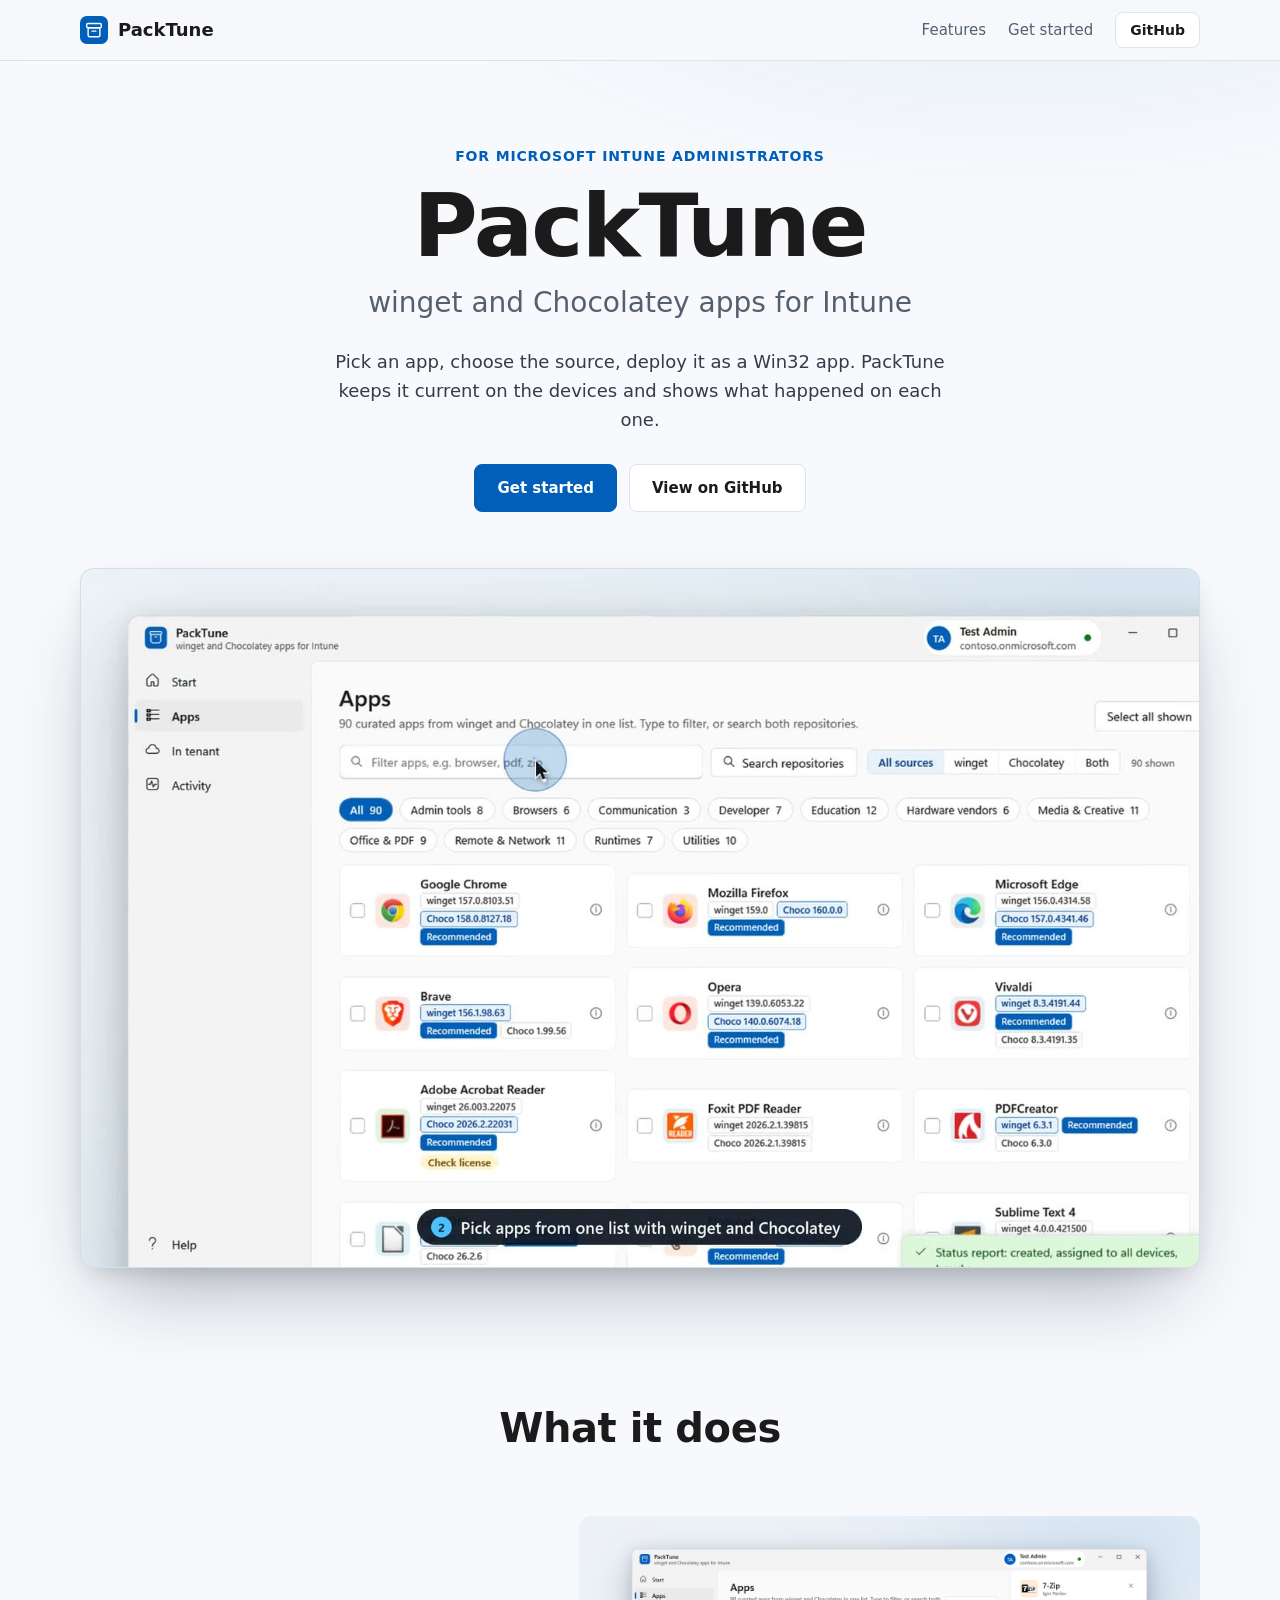
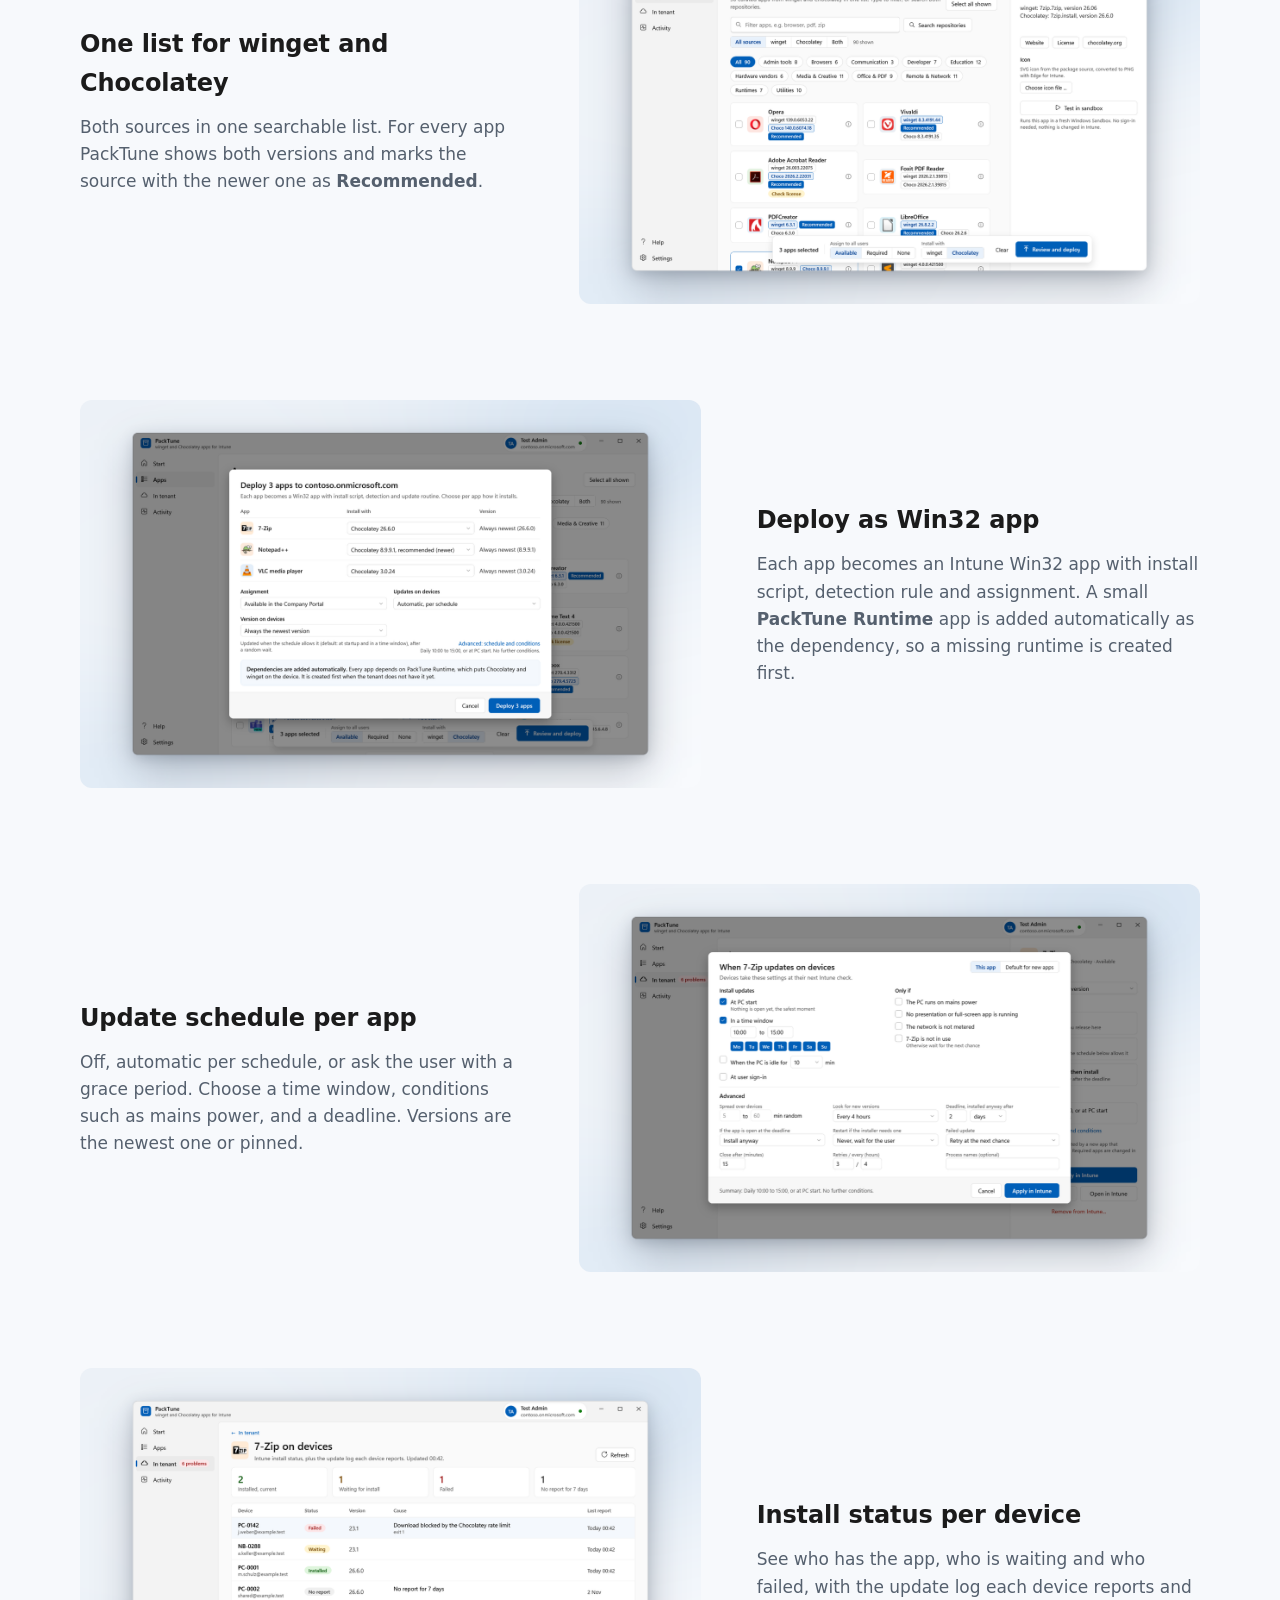
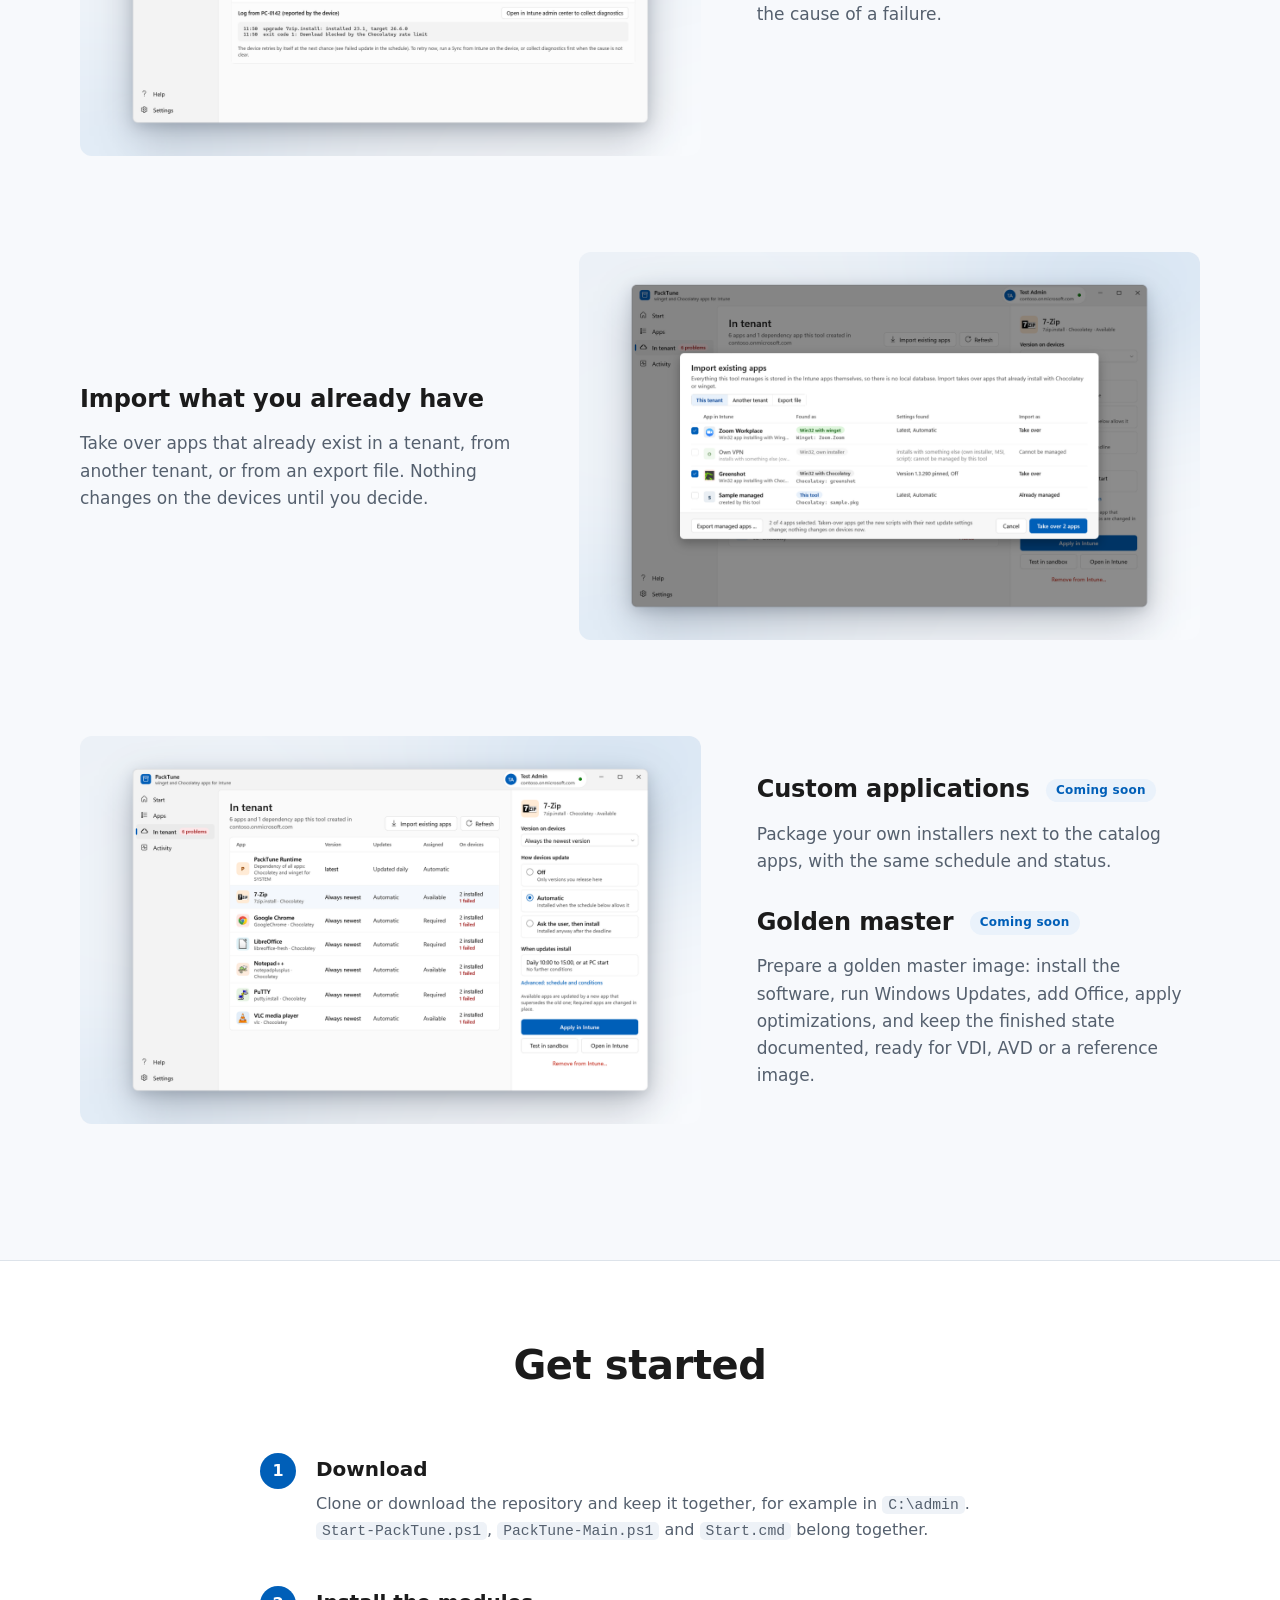
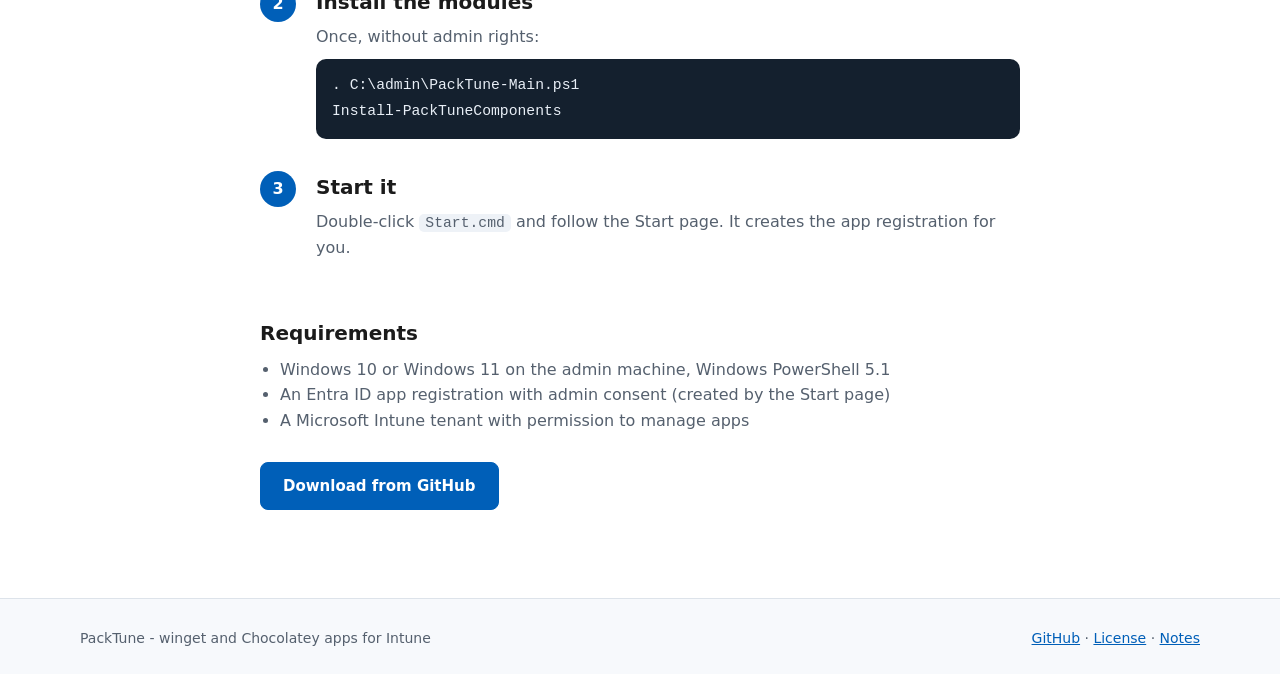
<file: docs/site/index.html>
<!doctype html>
<html lang="en">
<head>
<meta charset="utf-8">
<meta name="viewport" content="width=device-width, initial-scale=1">
<title>PackTune - winget and Chocolatey apps for Intune</title>
<meta name="description" content="Publish winget and Chocolatey apps to Microsoft Intune as Win32 apps, keep them current on the devices and see what happened on each one.">
<meta property="og:title" content="PackTune">
<meta property="og:description" content="winget and Chocolatey apps for Intune">
<meta property="og:image" content="../screenshots/hero.png">
<link rel="icon" href="assets/icon.svg" type="image/svg+xml">
<link rel="stylesheet" href="assets/site.css">
</head>
<body>
<header class="top">
  <div class="wrap bar">
    <a class="brand" href="#top"><img src="assets/icon.svg" alt="" width="28" height="28"><span>PackTune</span></a>
    <nav aria-label="Page">
      <a href="#features">Features</a>
      <a href="#start">Get started</a>
      <a class="btn small" href="https://github.com/dominguez-posh/PackTune">GitHub</a>
    </nav>
  </div>
</header>

<main id="top">
  <section class="hero">
    <div class="wrap">
      <p class="eyebrow">For Microsoft Intune administrators</p>
      <h1>PackTune</h1>
      <p class="sub">winget and Chocolatey apps for Intune</p>
      <p class="claim">Pick an app, choose the source, deploy it as a Win32 app. PackTune keeps it current on the devices and shows what happened on each one.</p>
      <p class="cta">
        <a class="btn primary" href="#start">Get started</a>
        <a class="btn" href="https://github.com/dominguez-posh/PackTune">View on GitHub</a>
      </p>
    </div>
    <div class="wrap video-wrap">
      <div class="video">
        <video src="../screenshots/demo.mp4" poster="assets/poster.jpg" autoplay muted loop playsinline preload="auto" aria-label="A short tour of PackTune"></video>
      </div>
    </div>
  </section>

  <section id="features" class="features">
    <div class="wrap">
      <h2 class="section-title">What it does</h2>

      <article class="feature reveal">
        <div class="text">
          <h3>One list for winget and Chocolatey</h3>
          <p>Both sources in one searchable list. For every app PackTune shows both versions and marks the source with the newer one as <strong>Recommended</strong>.</p>
        </div>
        <figure><img src="../screenshots/apps.png" alt="The app list with versions per source and Recommended labels" loading="lazy"></figure>
      </article>

      <article class="feature reveal flip">
        <div class="text">
          <h3>Deploy as Win32 app</h3>
          <p>Each app becomes an Intune Win32 app with install script, detection rule and assignment. A small <strong>PackTune Runtime</strong> app is added automatically as the dependency, so a missing runtime is created first.</p>
        </div>
        <figure><img src="../screenshots/deploy.png" alt="The deploy dialog with the source chosen per app" loading="lazy"></figure>
      </article>

      <article class="feature reveal">
        <div class="text">
          <h3>Update schedule per app</h3>
          <p>Off, automatic per schedule, or ask the user with a grace period. Choose a time window, conditions such as mains power, and a deadline. Versions are the newest one or pinned.</p>
        </div>
        <figure><img src="../screenshots/schedule.png" alt="The update schedule dialog" loading="lazy"></figure>
      </article>

      <article class="feature reveal flip">
        <div class="text">
          <h3>Install status per device</h3>
          <p>See who has the app, who is waiting and who failed, with the update log each device reports and the cause of a failure.</p>
        </div>
        <figure><img src="../screenshots/status.png" alt="Install status per device with the cause of a failure" loading="lazy"></figure>
      </article>

      <article class="feature reveal">
        <div class="text">
          <h3>Import what you already have</h3>
          <p>Take over apps that already exist in a tenant, from another tenant, or from an export file. Nothing changes on the devices until you decide.</p>
        </div>
        <figure><img src="../screenshots/import.png" alt="The import dialog listing existing apps" loading="lazy"></figure>
      </article>

      <article class="feature reveal flip">
        <div class="text">
          <h3>Custom applications <span class="soon">Coming soon</span></h3>
          <p>Package your own installers next to the catalog apps, with the same schedule and status.</p>
          <h3 class="second">Golden master <span class="soon">Coming soon</span></h3>
          <p>Prepare a golden master image: install the software, run Windows Updates, add Office, apply optimizations, and keep the finished state documented, ready for VDI, AVD or a reference image.</p>
        </div>
        <figure><img src="../screenshots/tenant.png" alt="The tenant page with managed apps" loading="lazy"></figure>
      </article>
    </div>
  </section>

  <section id="start" class="getstarted">
    <div class="wrap narrow">
      <h2 class="section-title">Get started</h2>
      <ol class="steps">
        <li><h3>Download</h3><p>Clone or download the repository and keep it together, for example in <code>C:\admin</code>. <code>Start-PackTune.ps1</code>, <code>PackTune-Main.ps1</code> and <code>Start.cmd</code> belong together.</p></li>
        <li><h3>Install the modules</h3><p>Once, without admin rights:</p>
<pre><code>. C:\admin\PackTune-Main.ps1
Install-PackTuneComponents</code></pre></li>
        <li><h3>Start it</h3><p>Double-click <code>Start.cmd</code> and follow the Start page. It creates the app registration for you.</p></li>
      </ol>
      <h3 class="req-title">Requirements</h3>
      <ul class="req">
        <li>Windows 10 or Windows 11 on the admin machine, Windows PowerShell 5.1</li>
        <li>An Entra ID app registration with admin consent (created by the Start page)</li>
        <li>A Microsoft Intune tenant with permission to manage apps</li>
      </ul>
      <p class="cta"><a class="btn primary" href="https://github.com/dominguez-posh/PackTune">Download from GitHub</a></p>
    </div>
  </section>
</main>

<footer>
  <div class="wrap foot">
    <span>PackTune - winget and Chocolatey apps for Intune</span>
    <span><a href="https://github.com/dominguez-posh/PackTune">GitHub</a> &middot; <a href="https://github.com/dominguez-posh/PackTune/blob/main/LICENSE">License</a> &middot; <a href="https://github.com/dominguez-posh/PackTune#licenses-and-rate-limits">Notes</a></span>
  </div>
</footer>
<script src="assets/site.js"></script>
</body>
</html>
</file>
<file: docs/site/assets/site.css>
:root {
  --bg: #f7f9fc; --surface: #ffffff; --ink: #1b1b1b; --muted: #55606e; --line: #dde3ea;
  --accent: #005fb8; --accent-ink: #ffffff; --soft: #eaf2fb;
  --font: "Segoe UI Variable Text", "Segoe UI", Inter, system-ui, -apple-system, "Helvetica Neue", Arial, sans-serif;
}
* { box-sizing: border-box; }
html { scroll-behavior: smooth; }
body { margin: 0; background: var(--bg); color: var(--ink); font: 16px/1.6 var(--font); -webkit-font-smoothing: antialiased; }
img, video { max-width: 100%; display: block; }
a { color: var(--accent); }
.wrap { width: min(1120px, 100% - 40px); margin: 0 auto; }
.narrow { width: min(760px, 100% - 40px); }

.top { position: sticky; top: 0; z-index: 10; background: rgba(247, 249, 252, .86); backdrop-filter: blur(12px); border-bottom: 1px solid var(--line); }
.bar { display: flex; align-items: center; justify-content: space-between; height: 60px; }
.brand { display: flex; align-items: center; gap: 10px; color: var(--ink); text-decoration: none; font-weight: 600; font-size: 18px; }
nav { display: flex; align-items: center; gap: 22px; }
nav a { color: var(--muted); text-decoration: none; font-size: 15px; }
nav a:hover { color: var(--ink); }
nav a.btn { color: var(--ink); }

.btn { display: inline-flex; align-items: center; padding: 11px 22px; border-radius: 8px; border: 1px solid var(--line); background: var(--surface); color: var(--ink); text-decoration: none; font-weight: 600; font-size: 15px; transition: background .15s, border-color .15s, transform .15s; }
.btn:hover { border-color: #b9c4d0; transform: translateY(-1px); }
.btn.primary { background: var(--accent); border-color: var(--accent); color: var(--accent-ink); }
.btn.primary:hover { background: #004f9a; }
.btn.small { padding: 6px 14px; font-size: 14px; }
.btn:focus-visible, a:focus-visible { outline: 3px solid #7fb4ea; outline-offset: 2px; }

.hero { padding: 84px 0 56px; text-align: center; background: radial-gradient(900px 380px at 80% -10%, rgba(0, 95, 184, .07), transparent 70%), var(--bg); }
.eyebrow { margin: 0 0 14px; color: var(--accent); font-weight: 600; font-size: 14px; letter-spacing: .06em; text-transform: uppercase; }
h1 { margin: 0; font-size: clamp(48px, 9vw, 88px); line-height: 1.02; letter-spacing: -.02em; font-weight: 650; }
.sub { margin: 10px 0 0; font-size: clamp(20px, 3vw, 28px); color: var(--muted); }
.claim { max-width: 640px; margin: 22px auto 0; font-size: 18px; color: #333c47; }
.cta { display: flex; gap: 12px; justify-content: center; flex-wrap: wrap; margin: 30px 0 0; }
.video-wrap { margin-top: 56px; }
.video { border-radius: 14px; overflow: hidden; background: #e8eef5; box-shadow: 0 40px 80px -30px rgba(16, 30, 50, .38), 0 10px 24px -10px rgba(16, 30, 50, .18); border: 1px solid rgba(15, 30, 50, .08); aspect-ratio: 16 / 10; }
.video video { width: 100%; height: 100%; object-fit: cover; }

.section-title { margin: 0 0 56px; text-align: center; font-size: clamp(28px, 4vw, 40px); letter-spacing: -.01em; }
.features { padding: 72px 0 40px; }
.feature { display: grid; grid-template-columns: minmax(0, 5fr) minmax(0, 7fr); gap: 56px; align-items: center; margin-bottom: 96px; }
.feature.flip { grid-template-columns: minmax(0, 7fr) minmax(0, 5fr); }
.feature.flip .text { order: 2; }
.feature h3 { margin: 0 0 12px; font-size: 24px; letter-spacing: -.005em; }
.feature h3.second { margin-top: 28px; }
.feature p { margin: 0; color: var(--muted); font-size: 17px; }
.feature figure { margin: 0; }
.feature img { width: 100%; height: auto; border-radius: 12px; }
.soon { display: inline-block; vertical-align: middle; margin-left: 8px; padding: 2px 10px; border-radius: 999px; background: var(--soft); color: var(--accent); font-size: 12px; font-weight: 600; letter-spacing: .02em; }

.js .reveal figure { opacity: 0; transform: translateY(36px) scale(.975); transition: opacity .8s cubic-bezier(.2, .7, .2, 1), transform .9s cubic-bezier(.2, .7, .2, 1); }
.js .reveal .text { opacity: 0; transform: translateY(18px); transition: opacity .7s ease .1s, transform .7s ease .1s; }
.js .reveal.in figure, .js .reveal.in .text { opacity: 1; transform: none; }

.getstarted { padding: 72px 0 88px; background: var(--surface); border-top: 1px solid var(--line); }
.steps { list-style: none; counter-reset: s; margin: 0; padding: 0; }
.steps li { counter-increment: s; position: relative; padding: 0 0 28px 56px; }
.steps li::before { content: counter(s); position: absolute; left: 0; top: 0; width: 36px; height: 36px; border-radius: 50%; background: var(--accent); color: #fff; font-weight: 600; display: grid; place-items: center; }
.steps h3 { margin: 4px 0 6px; font-size: 20px; }
.steps p { margin: 0 0 10px; color: var(--muted); }
code { font-family: "Cascadia Mono", Consolas, monospace; font-size: .92em; background: #eef2f7; padding: 1px 6px; border-radius: 5px; }
pre { margin: 0; padding: 14px 16px; background: #14202e; color: #e8eef6; border-radius: 10px; overflow-x: auto; }
pre code { background: none; padding: 0; color: inherit; }
.req-title { margin: 18px 0 8px; font-size: 20px; }
.req { margin: 0; padding-left: 20px; color: var(--muted); }
.getstarted .cta { justify-content: flex-start; margin-top: 28px; }

footer { padding: 28px 0; border-top: 1px solid var(--line); color: var(--muted); font-size: 14px; }
.foot { display: flex; justify-content: space-between; gap: 12px; flex-wrap: wrap; }

@media (max-width: 860px) {
  .feature, .feature.flip { grid-template-columns: 1fr; gap: 24px; margin-bottom: 64px; }
  .feature.flip .text { order: 0; }
  .hero { padding-top: 56px; }
  nav a:not(.btn) { display: none; }
}
@media (prefers-reduced-motion: reduce) {
  html { scroll-behavior: auto; }
  * { transition: none !important; }
}
</file>
